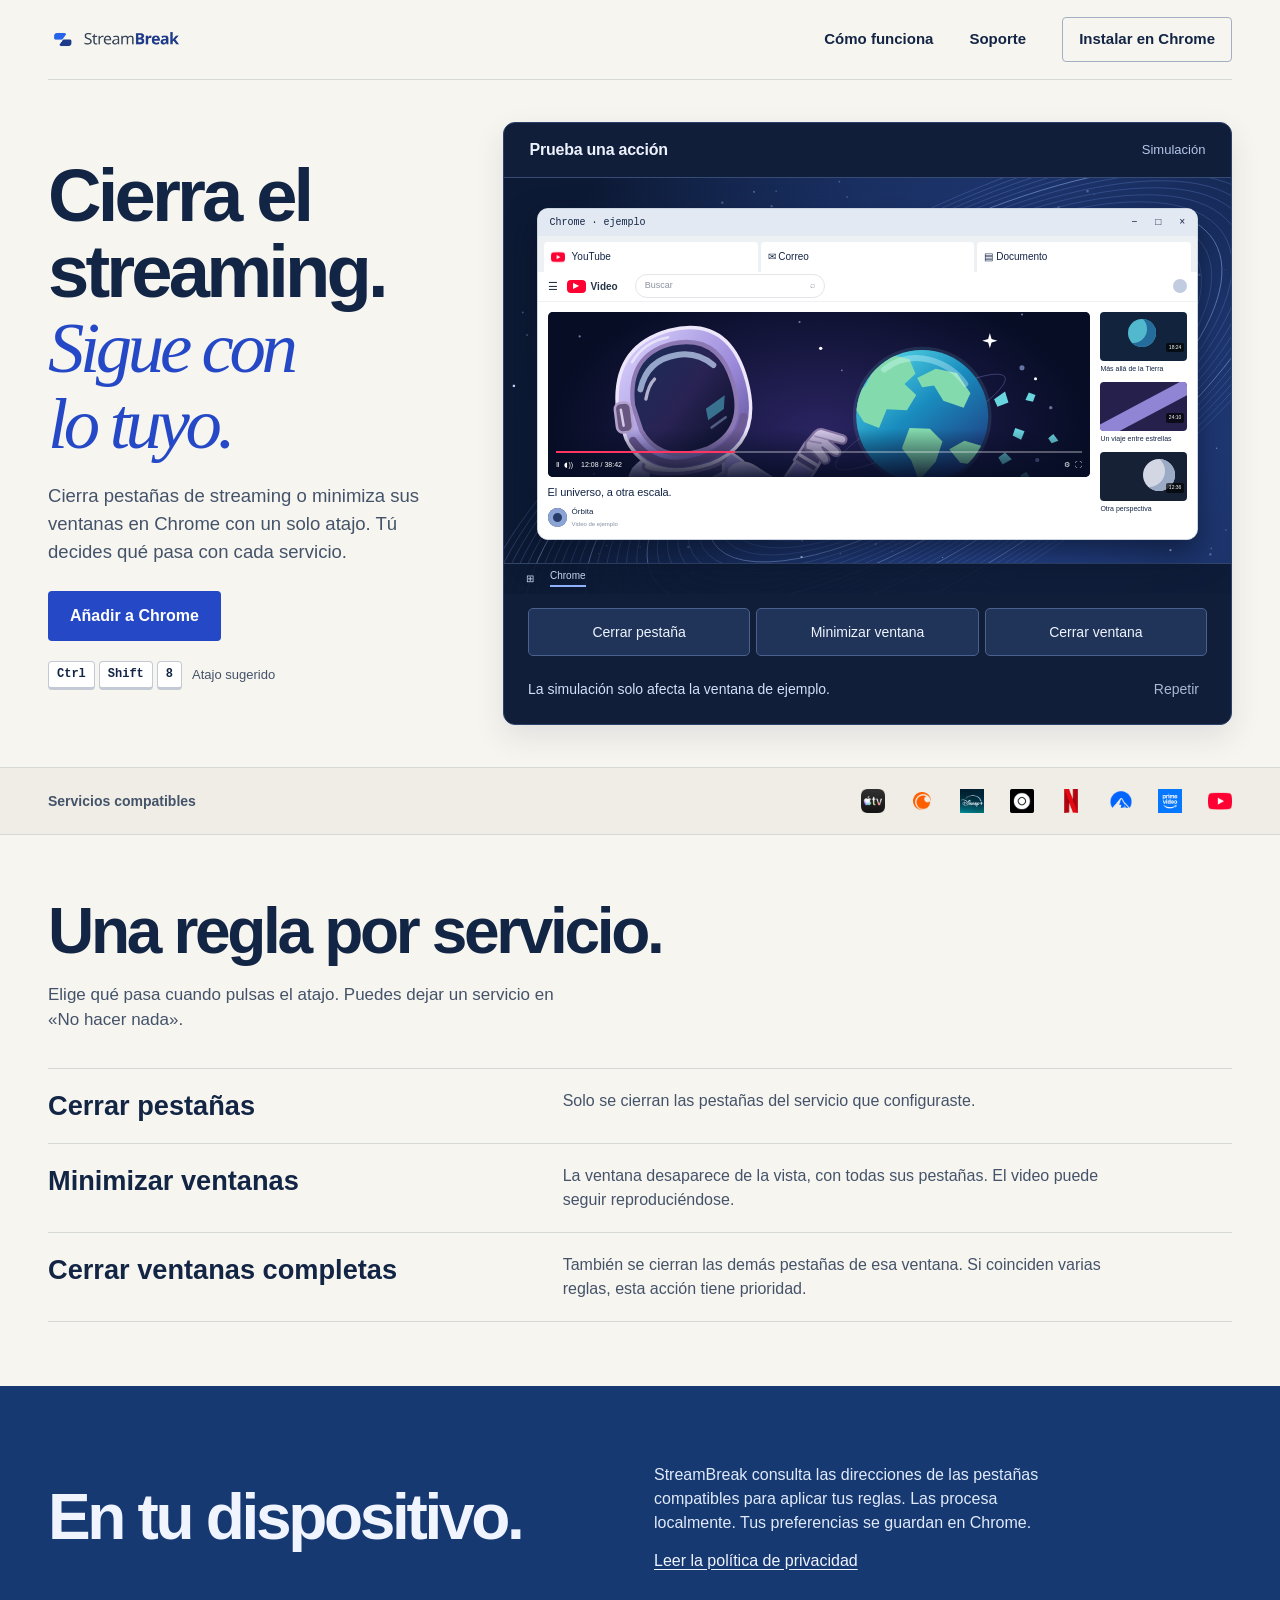
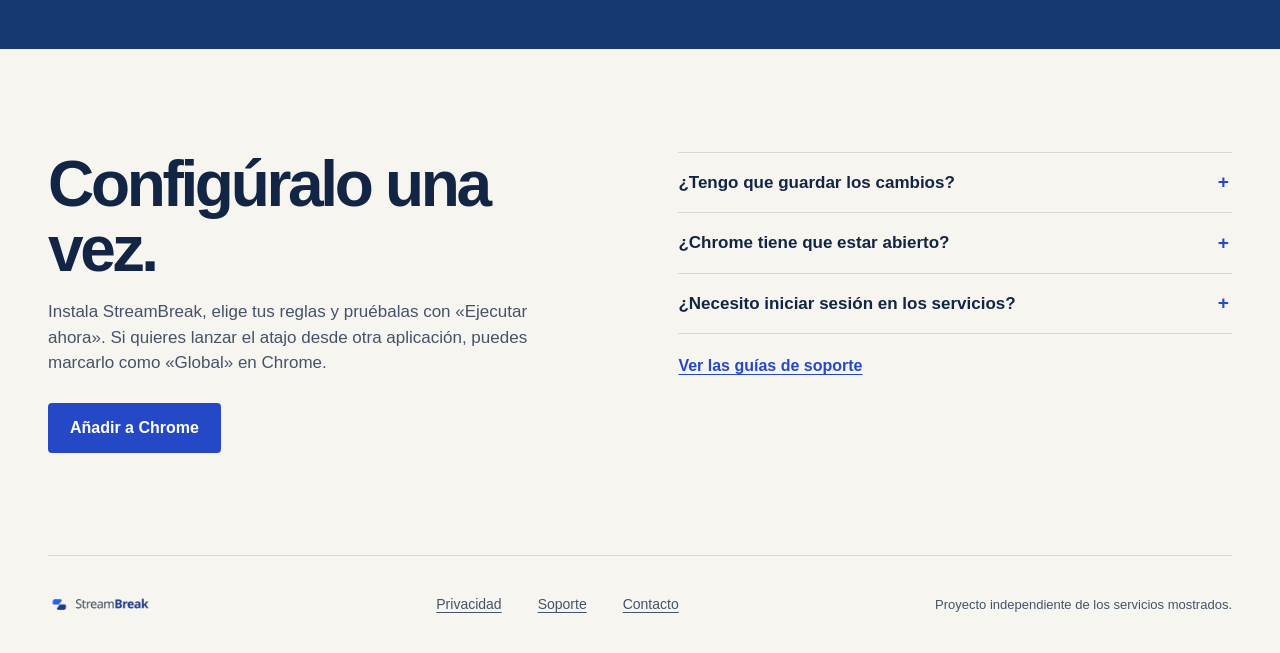
<file: index.html>
<!doctype html>
<html lang="es">
<head>
<meta charset="utf-8"><meta name="viewport" content="width=device-width,initial-scale=1">
<meta name="description" content="Cierra pestañas o minimiza ventanas de streaming en Chrome. Elige una regla por servicio.">
<meta property="og:title" content="StreamBreak. Ahora, a lo tuyo.">
<meta property="og:description" content="Cierra tu streaming con un solo atajo. Tú decides qué pasa con cada servicio.">
<meta property="og:type" content="website">
<meta property="og:image" content="https://josueluna.github.io/streambreak-website/assets/social.png">
<link rel="canonical" href="https://josueluna.github.io/streambreak-website/">
<link rel="icon" href="assets/favicon.svg" type="image/svg+xml">
<link rel="stylesheet" href="styles.css">
<link rel="stylesheet" href="rediseno.css"><title>StreamBreak · Cierra el streaming con un atajo</title><script src="app.js" defer></script>
<script src="orbitas.js" defer></script>
</head>
<body class="site home">
<a class="skip-link" href="#contenido">Saltar al contenido</a>
<header class="site-header frame"><a class="signature" href="index.html" aria-label="StreamBreak, inicio"><img src="assets/logo.png" alt="StreamBreak" width="1200" height="206"></a>
<nav aria-label="Navegación principal"><a href="index.html#como-funciona">Cómo funciona</a><a href="soporte.html">Soporte</a><a class="nav-install" href="https://chromewebstore.google.com/detail/streambreak/hneagebokajjgkgkiedidfomepabjmfc?hl=es">Instalar en Chrome</a></nav>
</header>
<main id="contenido">

<section class="landing-hero frame" aria-labelledby="landing-title">
  <div class="hero-copy">
    <h1 id="landing-title">Cierra el<br class="desktop-break"> streaming.<br><em>Sigue con<br class="desktop-break"> lo tuyo.</em></h1>
    <p>Cierra pestañas de streaming o minimiza sus ventanas en Chrome con un solo atajo. Tú decides qué pasa con cada servicio.</p>
    <a class="install" href="https://chromewebstore.google.com/detail/streambreak/hneagebokajjgkgkiedidfomepabjmfc?hl=es">Añadir a Chrome</a>
    <div class="shortcut-line" aria-label="Atajo sugerido: Control, Shift y 8"><span aria-hidden="true"><kbd>Ctrl</kbd><kbd>Shift</kbd><kbd>8</kbd></span> Atajo sugerido</div>
  </div>
  <section class="live-demo" aria-labelledby="demo-heading">
    <div class="demo-header"><h2 id="demo-heading">Prueba una acción</h2><span>Simulación</span></div>
    <div class="stage" id="stage" aria-hidden="true"><canvas class="orbital-field"></canvas><div class="browser-window"><div class="browser-top"><span>Chrome · ejemplo</span><span aria-hidden="true">− &nbsp; □ &nbsp; ×</span></div><div class="browser-tabs"><span class="stream-tab"><img src="assets/services/youtube.png" alt="">YouTube</span><span>✉ Correo</span><span>▤ Documento</span></div><div class="browser-content"><div class="watch-ui"><div class="watch-toolbar" aria-hidden="true"><span class="watch-menu">☰</span><span class="watch-mark">▶</span><b>Video</b><span class="watch-search">Buscar <i>⌕</i></span><span class="watch-avatar"></span></div><div class="watch-layout"><div class="watch-main"><div class="video-player" role="img" aria-label="Ilustración estática de un video sobre el espacio"><img class="space-scene" src="assets/space-scene.svg" alt="Un astronauta y un planeta azul en el espacio"><div class="player-controls" aria-hidden="true"><span class="playback-progress"></span><div><span>Ⅱ &nbsp; ◖))</span><span>12:08 / 38:42</span><span class="player-settings">⚙ &nbsp; ⛶</span></div></div></div><strong class="video-title">El universo, a otra escala.</strong><div class="video-channel"><span class="channel-avatar"></span><span>Órbita <small>Video de ejemplo</small></span></div></div><div class="recommendations" aria-hidden="true"><div><span class="mini-thumb planet-thumb"></span><b>Más allá de la Tierra</b><small>18:24</small></div><div><span class="mini-thumb wave-thumb"></span><b>Un viaje entre estrellas</b><small>24:10</small></div><div><span class="mini-thumb moon-thumb"></span><b>Otra perspectiva</b><small>12:36</small></div></div></div></div><div class="mail-ui"><div class="mail-top"><span class="mail-icon">✉</span><b>Tu correo</b><span>Buscar en el correo</span></div><div class="mail-message"><span></span><div><b>Tu día sigue aquí.</b><p>El correo y el documento permanecen abiertos.</p></div></div><div class="mail-line"></div><div class="mail-line short"></div><div class="mail-line"></div></div></div></div><div class="stage-closed">Se cerró la ventana completa.</div><div class="stage-bar"><span aria-hidden="true">⊞</span><span class="chrome-dot">Chrome</span></div></div>
    <div class="demo-controls">
      <div class="demo-actions" role="group" aria-label="Acciones de ejemplo">
        <button type="button" data-action="closeTabs" aria-pressed="false">Cerrar pestaña</button>
        <button type="button" data-action="minimize" aria-pressed="false">Minimizar ventana</button>
        <button type="button" data-action="closeWindows" aria-pressed="false">Cerrar ventana</button>
      </div>
      <p id="demo-result" role="status" aria-live="polite">La simulación solo afecta la ventana de ejemplo.</p>
      <button id="replay-action" type="button" disabled>Repetir</button>
    </div>
  </section>
</section>
<div class="services-strip"><div class="frame"><p>Servicios compatibles</p><div class="service-icons" aria-label="Servicios compatibles"><img src="assets/services/apple.png" alt="Apple TV+" title="Apple TV+"><img src="assets/services/crunchyroll.png" alt="Crunchyroll" title="Crunchyroll"><img src="assets/services/disney.png" alt="Disney+" title="Disney+"><img src="assets/services/max.png" alt="Max / HBO Max" title="Max / HBO Max"><img src="assets/services/netflix.png" alt="Netflix" title="Netflix"><img src="assets/services/paramount.png" alt="Paramount+" title="Paramount+"><img src="assets/services/prime.png" alt="Prime Video" title="Prime Video"><img src="assets/services/youtube.png" alt="YouTube" title="YouTube"></div></div></div>
<section id="como-funciona" class="how frame" aria-labelledby="how-heading">
  <h2 id="how-heading">Una regla por servicio.</h2>
  <p class="section-lead">Elige qué pasa cuando pulsas el atajo. Puedes dejar un servicio en «No hacer nada».</p>
  <dl class="action-list">
    <div><dt>Cerrar pestañas</dt><dd>Solo se cierran las pestañas del servicio que configuraste.</dd></div>
    <div><dt>Minimizar ventanas</dt><dd>La ventana desaparece de la vista, con todas sus pestañas. El video puede seguir reproduciéndose.</dd></div>
    <div><dt>Cerrar ventanas completas</dt><dd>También se cierran las demás pestañas de esa ventana. Si coinciden varias reglas, esta acción tiene prioridad.</dd></div>
  </dl>
</section>
<section class="privacy-strip" aria-labelledby="local-heading"><div class="frame">
  <h2 id="local-heading">En tu dispositivo.</h2>
  <div><p>StreamBreak consulta las direcciones de las pestañas compatibles para aplicar tus reglas. Las procesa localmente. Tus preferencias se guardan en Chrome.</p><a href="privacidad.html">Leer la política de privacidad</a></div>
</div></section>
<section class="getting-started frame" aria-labelledby="start-heading">
  <div><h2 id="start-heading">Configúralo una vez.</h2><p>Instala StreamBreak, elige tus reglas y pruébalas con «Ejecutar ahora». Si quieres lanzar el atajo desde otra aplicación, puedes marcarlo como «Global» en Chrome.</p><a class="install" href="https://chromewebstore.google.com/detail/streambreak/hneagebokajjgkgkiedidfomepabjmfc?hl=es">Añadir a Chrome</a></div>
  <div class="faq-list">
    <details><summary>¿Tengo que guardar los cambios?</summary><p>Las reglas se guardan al cambiarlas. Puedes aplicar una acción a todos los servicios y ajustar las excepciones después.</p></details>
    <details><summary>¿Chrome tiene que estar abierto?</summary><p>Sí, también al usar el atajo global. La combinación debe estar disponible y las acciones deben estar activadas en StreamBreak.</p></details>
    <details><summary>¿Necesito iniciar sesión en los servicios?</summary><p>Puedes configurar StreamBreak sin iniciar sesión. Cada servicio tiene sus propios requisitos para reproducir contenido.</p></details>
    <a href="soporte.html">Ver las guías de soporte</a>
  </div>
</section>
</main>
<footer class="public-footer frame"><a class="signature" href="index.html" aria-label="StreamBreak, inicio"><img src="assets/logo.png" alt="StreamBreak" width="1200" height="206"></a><nav aria-label="Información"><a href="privacidad.html">Privacidad</a><a href="soporte.html">Soporte</a><a href="mailto:josue.luna.gamboa@gmail.com">Contacto</a></nav><small>Proyecto independiente de los servicios mostrados.</small></footer>
</body>
</html>
</file>
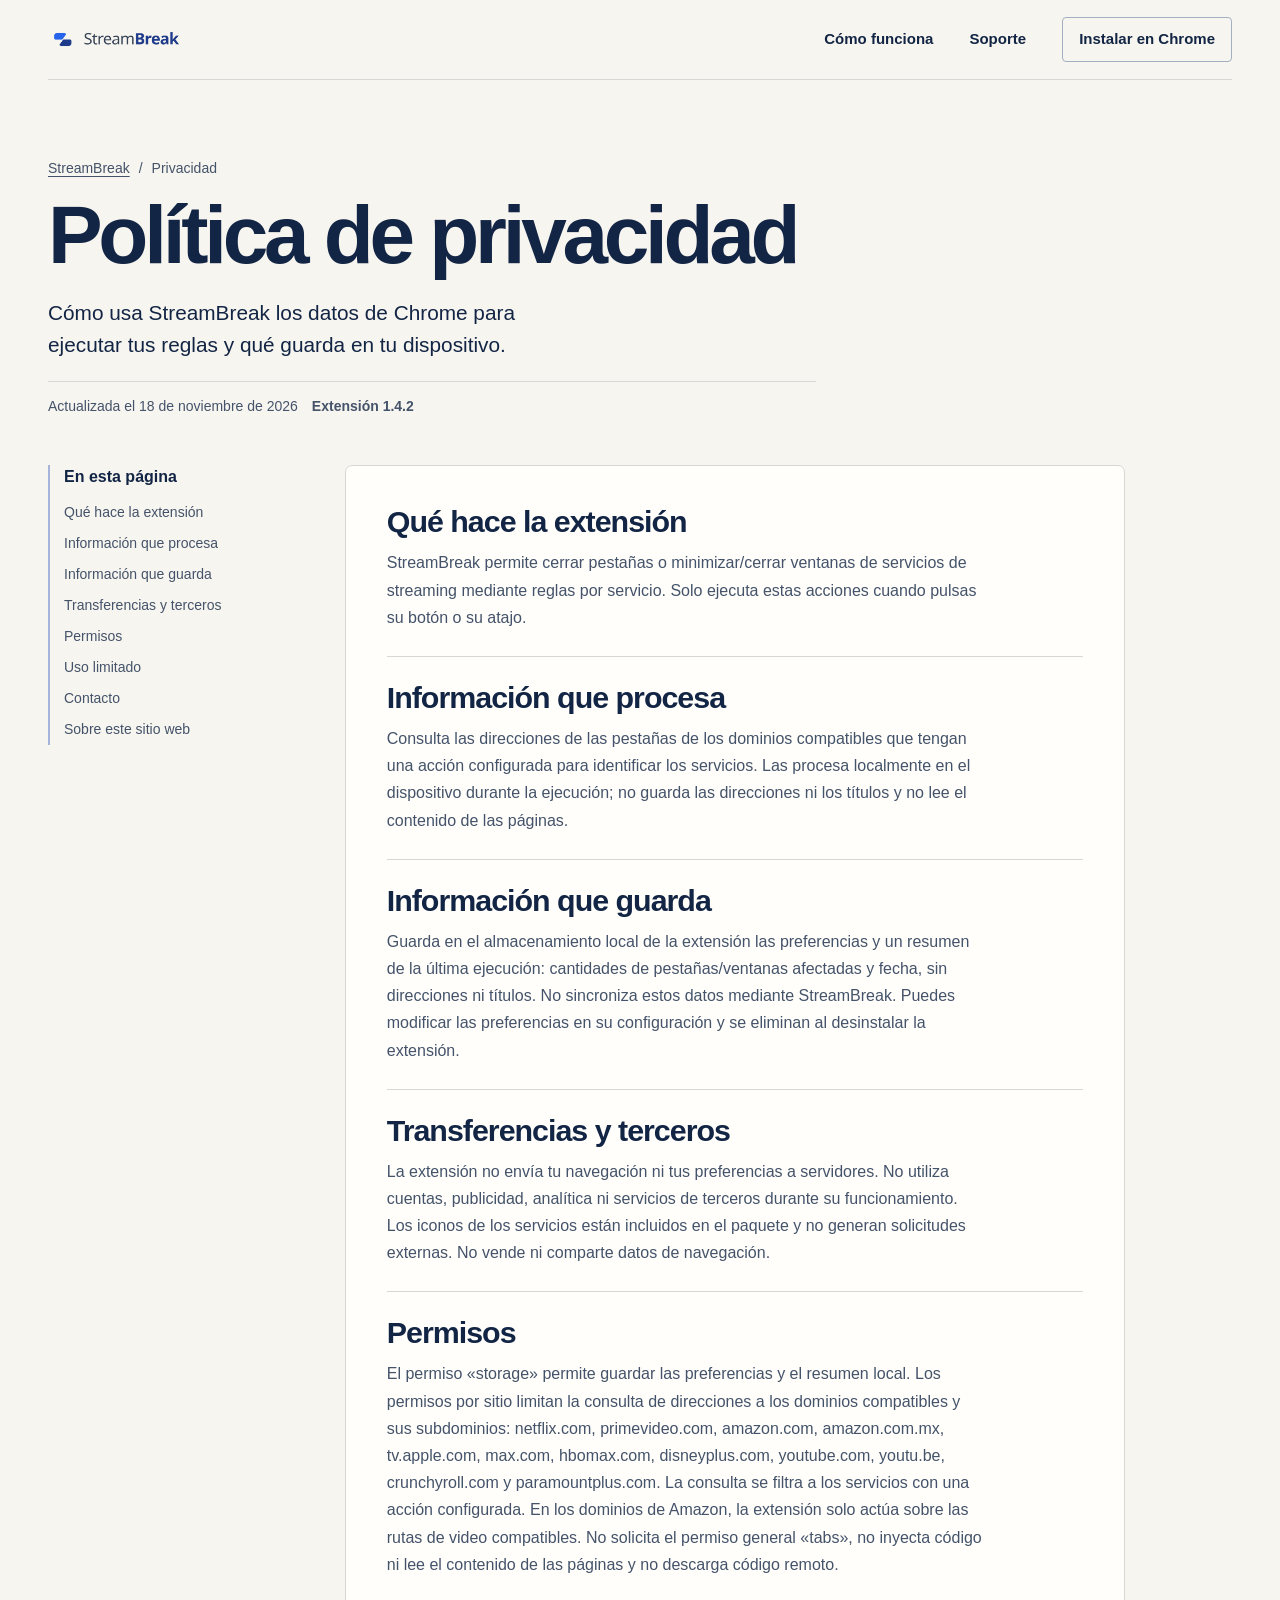
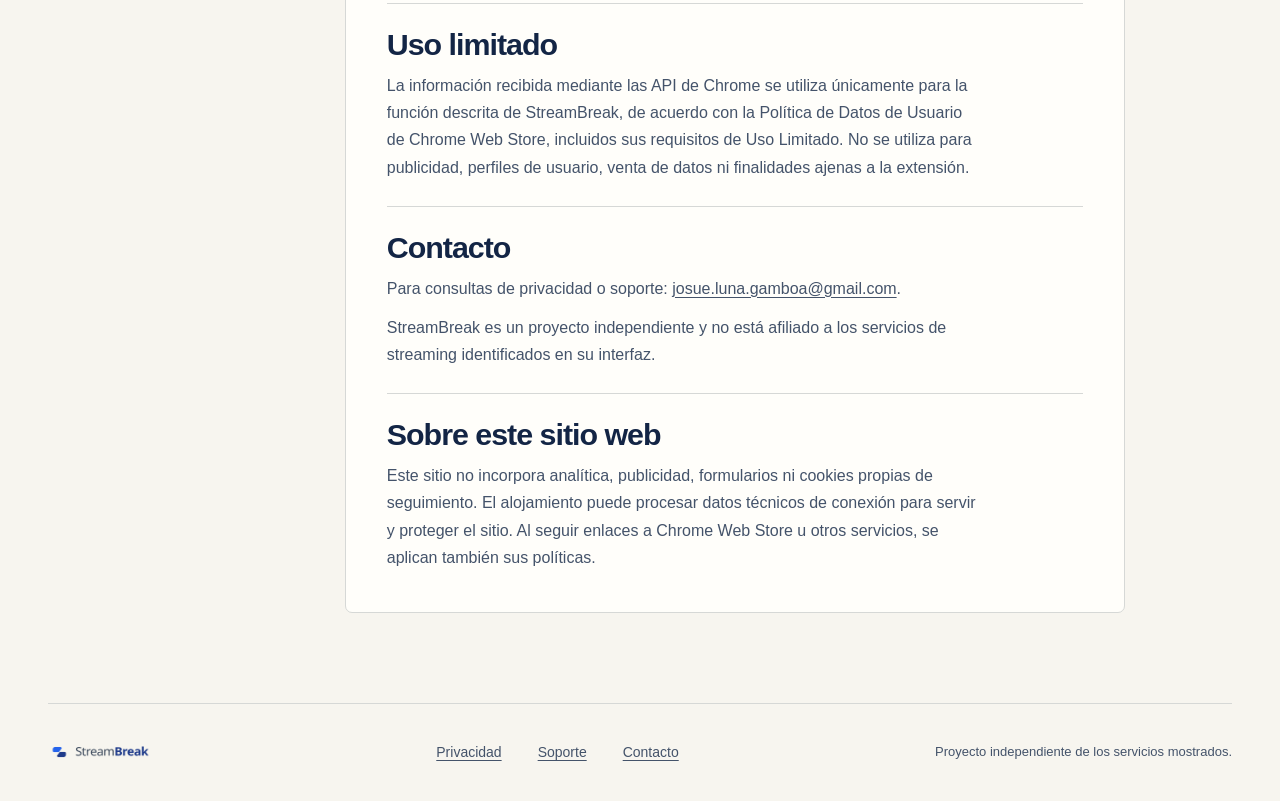
<file: privacidad.html>
<!doctype html>
<html lang="es">
<head>
<meta charset="utf-8"><meta name="viewport" content="width=device-width,initial-scale=1">
<meta name="description" content="Qué información procesa StreamBreak y qué guarda en tu dispositivo.">
<link rel="canonical" href="https://josueluna.github.io/streambreak-website/privacidad.html">
<link rel="icon" href="assets/favicon.svg" type="image/svg+xml">

<link rel="stylesheet" href="rediseno.css"><title>Política de privacidad de StreamBreak</title>
</head>
<body class="site policy">
<a class="skip-link" href="#contenido">Saltar al contenido</a>
<header class="site-header frame"><a class="signature" href="index.html" aria-label="StreamBreak, inicio"><img src="assets/logo.png" alt="StreamBreak" width="1200" height="206"></a>
<nav aria-label="Navegación principal"><a href="index.html#como-funciona">Cómo funciona</a><a href="soporte.html">Soporte</a><a class="nav-install" href="https://chromewebstore.google.com/detail/streambreak/hneagebokajjgkgkiedidfomepabjmfc?hl=es">Instalar en Chrome</a></nav>
</header>
<main id="contenido">

<section class="document-intro frame">
  <p class="section-label"><a href="index.html">StreamBreak</a><span aria-hidden="true">/</span> Privacidad</p>
  <h1>Política de privacidad</h1>
  <p>Cómo usa StreamBreak los datos de Chrome para ejecutar tus reglas y qué guarda en tu dispositivo.</p>
  <div class="document-date">Actualizada el 18 de noviembre de 2026 <span>Extensión 1.4.2</span></div>
</section>
<div class="document-grid frame">
  <nav class="document-nav" aria-label="Contenido de la política">
    <p>En esta página</p>
    <a href="#funcion">Qué hace la extensión</a>
    <a href="#procesamiento">Información que procesa</a>
    <a href="#almacenamiento">Información que guarda</a>
    <a href="#terceros">Transferencias y terceros</a>
    <a href="#permisos">Permisos</a>
    <a href="#uso-limitado">Uso limitado</a>
    <a href="#contacto">Contacto</a>
    <a href="#sitio-web">Sobre este sitio web</a>
  </nav>
  <article class="document-body">
    <section id="funcion"><h2>Qué hace la extensión</h2><p>StreamBreak permite cerrar pestañas o minimizar/cerrar ventanas de servicios de streaming mediante reglas por servicio. Solo ejecuta estas acciones cuando pulsas su botón o su atajo.</p></section>
    <section id="procesamiento"><h2>Información que procesa</h2><p>Consulta las direcciones de las pestañas de los dominios compatibles que tengan una acción configurada para identificar los servicios. Las procesa localmente en el dispositivo durante la ejecución; no guarda las direcciones ni los títulos y no lee el contenido de las páginas.</p></section>
    <section id="almacenamiento"><h2>Información que guarda</h2><p>Guarda en el almacenamiento local de la extensión las preferencias y un resumen de la última ejecución: cantidades de pestañas/ventanas afectadas y fecha, sin direcciones ni títulos. No sincroniza estos datos mediante StreamBreak. Puedes modificar las preferencias en su configuración y se eliminan al desinstalar la extensión.</p></section>
    <section id="terceros"><h2>Transferencias y terceros</h2><p>La extensión no envía tu navegación ni tus preferencias a servidores. No utiliza cuentas, publicidad, analítica ni servicios de terceros durante su funcionamiento. Los iconos de los servicios están incluidos en el paquete y no generan solicitudes externas. No vende ni comparte datos de navegación.</p></section>
    <section id="permisos"><h2>Permisos</h2><p>El permiso «storage» permite guardar las preferencias y el resumen local. Los permisos por sitio limitan la consulta de direcciones a los dominios compatibles y sus subdominios: netflix.com, primevideo.com, amazon.com, amazon.com.mx, tv.apple.com, max.com, hbomax.com, disneyplus.com, youtube.com, youtu.be, crunchyroll.com y paramountplus.com. La consulta se filtra a los servicios con una acción configurada. En los dominios de Amazon, la extensión solo actúa sobre las rutas de video compatibles. No solicita el permiso general «tabs», no inyecta código ni lee el contenido de las páginas y no descarga código remoto.</p></section>
    <section id="uso-limitado"><h2>Uso limitado</h2><p>La información recibida mediante las API de Chrome se utiliza únicamente para la función descrita de StreamBreak, de acuerdo con la Política de Datos de Usuario de Chrome Web Store, incluidos sus requisitos de Uso Limitado. No se utiliza para publicidad, perfiles de usuario, venta de datos ni finalidades ajenas a la extensión.</p></section>
    <section id="contacto"><h2>Contacto</h2><p>Para consultas de privacidad o soporte: <a href="mailto:josue.luna.gamboa@gmail.com">josue.luna.gamboa@gmail.com</a>.</p><p>StreamBreak es un proyecto independiente y no está afiliado a los servicios de streaming identificados en su interfaz.</p></section>
    <section id="sitio-web"><h2>Sobre este sitio web</h2><p>Este sitio no incorpora analítica, publicidad, formularios ni cookies propias de seguimiento. El alojamiento puede procesar datos técnicos de conexión para servir y proteger el sitio. Al seguir enlaces a Chrome Web Store u otros servicios, se aplican también sus políticas.</p></section>
  </article>
</div>
</main>
<footer class="public-footer frame"><a class="signature" href="index.html" aria-label="StreamBreak, inicio"><img src="assets/logo.png" alt="StreamBreak" width="1200" height="206"></a><nav aria-label="Información"><a href="privacidad.html">Privacidad</a><a href="soporte.html">Soporte</a><a href="mailto:josue.luna.gamboa@gmail.com">Contacto</a></nav><small>Proyecto independiente de los servicios mostrados.</small></footer>
</body>
</html>
</file>
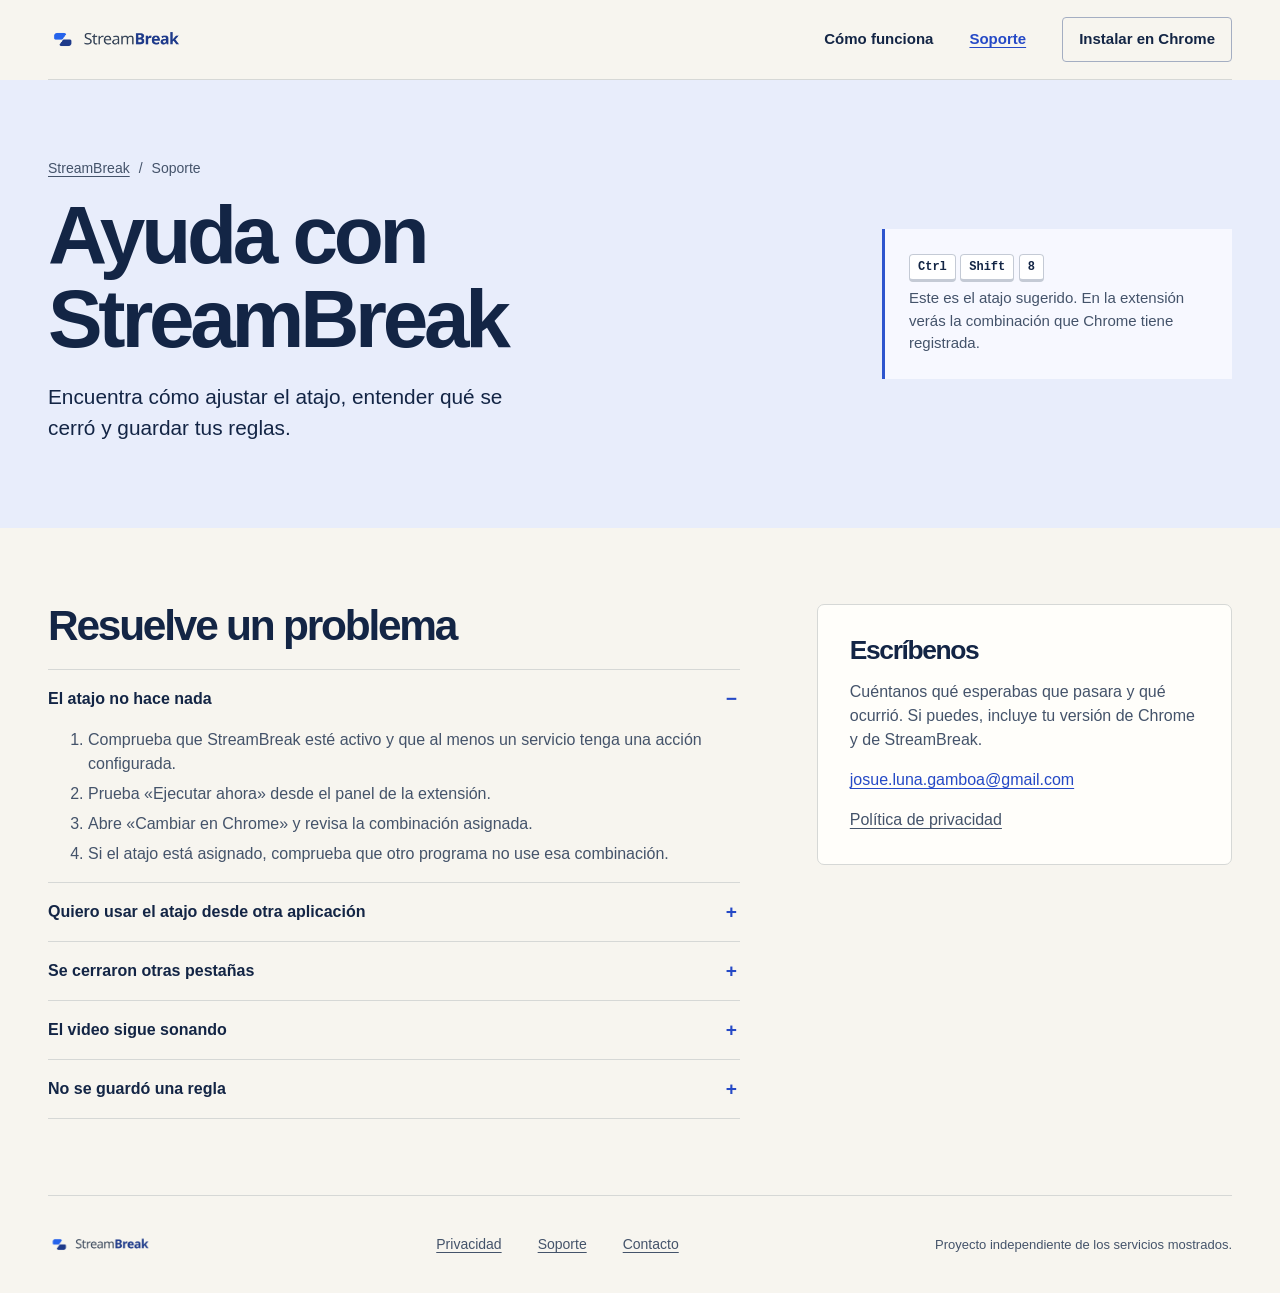
<file: soporte.html>
<!doctype html>
<html lang="es">
<head>
<meta charset="utf-8"><meta name="viewport" content="width=device-width,initial-scale=1">
<meta name="description" content="Ayuda con atajos, ventanas, reproducción y reglas de StreamBreak.">
<link rel="canonical" href="https://josueluna.github.io/streambreak-website/soporte.html">
<link rel="icon" href="assets/favicon.svg" type="image/svg+xml">

<link rel="stylesheet" href="rediseno.css"><title>Soporte de StreamBreak</title>
</head>
<body class="site support">
<a class="skip-link" href="#contenido">Saltar al contenido</a>
<header class="site-header frame"><a class="signature" href="index.html" aria-label="StreamBreak, inicio"><img src="assets/logo.png" alt="StreamBreak" width="1200" height="206"></a>
<nav aria-label="Navegación principal"><a href="index.html#como-funciona">Cómo funciona</a><a href="soporte.html" aria-current="page">Soporte</a><a class="nav-install" href="https://chromewebstore.google.com/detail/streambreak/hneagebokajjgkgkiedidfomepabjmfc?hl=es">Instalar en Chrome</a></nav>
</header>
<main id="contenido">

<section class="support-intro"><div class="frame">
  <div><p class="section-label"><a href="index.html">StreamBreak</a><span aria-hidden="true">/</span> Soporte</p><h1>Ayuda con<br> StreamBreak</h1><p>Encuentra cómo ajustar el atajo, entender qué se cerró y guardar tus reglas.</p></div>
  <div class="support-note"><kbd>Ctrl</kbd> <kbd>Shift</kbd> <kbd>8</kbd><p>Este es el atajo sugerido. En la extensión verás la combinación que Chrome tiene registrada.</p></div>
</div></section>
<div class="support-grid frame">
  <section class="support-guides" aria-labelledby="guides-title"><h2 id="guides-title">Resuelve un problema</h2>
  <details id="atajo" open><summary>El atajo no hace nada</summary><div><ol><li>Comprueba que StreamBreak esté activo y que al menos un servicio tenga una acción configurada.</li><li>Prueba «Ejecutar ahora» desde el panel de la extensión.</li><li>Abre «Cambiar en Chrome» y revisa la combinación asignada.</li><li>Si el atajo está asignado, comprueba que otro programa no use esa combinación.</li></ol></div></details>
  <details id="global"><summary>Quiero usar el atajo desde otra aplicación</summary><div><p>En la configuración de StreamBreak pulsa «Cambiar en Chrome». Busca la extensión, asigna una combinación y elige «Global» junto al atajo. Deja Chrome abierto mientras usas otras aplicaciones.</p></div></details>
  <details id="ventanas"><summary>Se cerraron otras pestañas</summary><div><p>«Cerrar ventanas completas» afecta a todas las pestañas de esa ventana. Si solo quieres cerrar las del servicio, elige «Cerrar pestañas». Una regla «No hacer nada» tampoco impide que otra regla cierre la ventana compartida.</p></div></details>
  <details id="sonido"><summary>El video sigue sonando</summary><div><p>Minimizar oculta la ventana. La reproducción continúa. Si quieres cerrar las pestañas del servicio al pulsar el atajo, cambia su regla a «Cerrar pestañas».</p></div></details>
  <details id="guardado"><summary>No se guardó una regla</summary><div><p>Pulsa «Reintentar» junto al control que muestra el error. Si persiste, vuelve a abrir la configuración y revisa qué valor quedó guardado antes de ejecutar las acciones.</p></div></details>
  </section>
  <aside class="support-contact"><h2>Escríbenos</h2><p>Cuéntanos qué esperabas que pasara y qué ocurrió. Si puedes, incluye tu versión de Chrome y de StreamBreak.</p><a href="mailto:josue.luna.gamboa@gmail.com">josue.luna.gamboa@gmail.com</a><a class="support-privacy" href="privacidad.html">Política de privacidad</a></aside>
</div>
</main>
<footer class="public-footer frame"><a class="signature" href="index.html" aria-label="StreamBreak, inicio"><img src="assets/logo.png" alt="StreamBreak" width="1200" height="206"></a><nav aria-label="Información"><a href="privacidad.html">Privacidad</a><a href="soporte.html">Soporte</a><a href="mailto:josue.luna.gamboa@gmail.com">Contacto</a></nav><small>Proyecto independiente de los servicios mostrados.</small></footer>
</body>
</html>
</file>
<file: styles.css>
:root{--paper:#f6f5f1;--ink:#162b48;--muted:#536174;--blue:#2563eb;--line:#d7d9d9;--white:#fff;--max:1240px;font-family:Inter,"Segoe UI",system-ui,sans-serif;color:var(--ink);background:var(--paper);font-synthesis:none}*{box-sizing:border-box}html{scroll-behavior:smooth;scroll-padding-top:24px}body{margin:0}a{color:inherit}button{font:inherit;cursor:pointer}a:focus-visible,button:focus-visible,summary:focus-visible{outline:3px solid #2563eb;outline-offset:5px}.wrap{max-width:var(--max);margin:auto;padding-inline:38px}.skip{position:fixed;left:15px;top:-70px;z-index:20;padding:14px;background:white}.skip:focus{top:15px}.nav{min-height:106px;display:flex;align-items:center;justify-content:space-between;gap:24px;border-bottom:1px solid var(--line)}.brand{display:block}.brand img{display:block;width:260px;height:auto}.nav-links{display:flex;gap:30px;align-items:center;font-size:14px}.nav-links a{text-decoration:none}.nav-links a:hover{text-decoration:underline}.nav-links .nav-cta{border:1px solid var(--ink);padding:12px 19px;border-radius:3px}.eyebrow{font-family:ui-monospace,monospace;letter-spacing:1.1px;text-transform:uppercase;font-size:11px;font-weight:500}.hero{padding:70px 0 58px;display:grid;grid-template-columns:1fr 1fr;gap:56px;align-items:center}.hero h1{font-size:clamp(60px,7.9vw,108px);letter-spacing:-6px;line-height:.99;font-weight:650;margin:26px 0 28px}.hero h1 em{font-family:Georgia,serif;font-weight:400;color:var(--blue)}.lead{font-size:19px;line-height:1.65;max-width:435px;color:var(--muted)}.cta{display:inline-flex;align-items:center;justify-content:center;gap:30px;background:var(--blue);color:white;text-decoration:none;padding:18px 22px;font-size:14px;font-weight:600;border-radius:3px;min-height:54px}.hero .cta{margin-top:18px}.cta:hover{background:#1e40af}.small{font-size:12px;line-height:1.65;color:var(--muted)}.keyline{margin-top:20px;display:flex;align-items:center;gap:12px;font-size:12px;color:var(--muted)}kbd{font:12px ui-monospace,monospace;padding:6px 9px;background:white;border:1px solid #d0d5db;border-bottom-width:3px;border-radius:4px;color:var(--ink)}.demo{position:relative;min-width:0}.demo-caption{display:flex;justify-content:space-between;border-bottom:1px solid var(--line);padding-bottom:16px;margin-bottom:20px;color:var(--muted)}.stage{height:326px;position:relative;overflow:hidden;border:1px solid #d1d8df;background:#e8edf0;padding:25px 20px 42px;border-radius:5px}.browser-window{position:relative;background:#fff;border:1px solid #cbd5e1;height:250px;border-radius:8px;overflow:hidden;transform-origin:center bottom;transition:transform .6s,opacity .6s;z-index:2;box-shadow:0 8px 18px #162b4810}.browser-top{height:27px;padding:8px 12px;font:10px ui-monospace,monospace;background:#e4e8ed;display:flex;justify-content:space-between}.browser-tabs{display:flex;gap:3px;padding:6px 6px 0;background:#edf1f4;height:36px}.browser-tabs span{background:white;border-radius:4px 4px 0 0;flex:1;display:flex;align-items:center;gap:7px;padding:7px;font-size:10px;white-space:nowrap;overflow:hidden}.browser-tabs img{width:14px;height:14px;object-fit:contain}.browser-content{padding:30px 20px;display:flex;align-items:center;gap:20px}.poster{width:92px;height:105px;background:#162b48;position:relative;flex-shrink:0;overflow:hidden}.poster:before,.poster:after{content:'';position:absolute;width:100px;height:36px;background:#60a5fa;transform:rotate(-36deg);left:-25px;top:20px}.poster:after{background:#2563eb;left:28px;top:64px}.browser-content strong{font-size:20px;line-height:1.3;font-weight:500}.browser-content p{font-size:11px;color:var(--muted)}.stage-bar{position:absolute;bottom:0;left:0;width:100%;height:27px;background:#dbe1e7;font-size:10px;padding:7px 20px;display:flex;gap:16px}.chrome-dot{border-bottom:2px solid #2563eb;padding-bottom:2px}.stage-closed{position:absolute;inset:130px 0 auto;text-align:center;color:var(--muted);opacity:0;transition:opacity .3s}.stage[data-done=closeTabs] .stream-tab{display:none}.stage[data-done=closeTabs] .poster{background:#e8edf0}.stage[data-done=closeTabs] .poster:before,.stage[data-done=closeTabs] .poster:after{display:none}.stage[data-done=minimize] .browser-window{transform:translateY(170px) scale(.15);opacity:0}.stage[data-done=closeWindows] .browser-window{opacity:0;transform:scale(.94);pointer-events:none}.stage[data-done=closeWindows] .chrome-dot{visibility:hidden}.stage[data-done=closeWindows] .stage-closed{opacity:1}.demo-actions{display:flex;gap:5px;margin-top:17px;flex-wrap:wrap}.demo-actions button{border:1px solid #cbd5e1;background:transparent;color:var(--ink);padding:10px;font-size:11px;min-height:40px;border-radius:3px}.demo-actions button[aria-pressed=true]{background:var(--ink);color:white;border-color:var(--ink)}.demo-run{display:flex;align-items:center;justify-content:space-between;margin-top:13px;gap:14px}.demo-run button{border:0;background:none;text-decoration:underline;text-underline-offset:4px;color:var(--blue);font-size:12px;min-height:44px;padding:8px 0}.demo-run span{font-size:11px;color:var(--muted)}#demo-result{min-height:51px;font-size:12px;line-height:1.6;color:var(--muted);margin:7px 0 0}.service-line{padding:24px 0 30px;display:flex;align-items:center;justify-content:space-between;gap:24px;border-bottom:1px solid var(--line)}.service-icons{display:flex;gap:17px;align-items:center;flex-wrap:wrap}.service-icons img{width:24px;height:24px;object-fit:contain}.service-line p{font-size:12px;color:var(--muted)}.section{padding-block:94px}.section-title{display:grid;grid-template-columns:1fr 1fr;gap:56px;align-items:start;margin-bottom:45px}h2{font-size:clamp(36px,4.6vw,60px);line-height:1.06;letter-spacing:-2.5px;font-weight:550;margin:18px 0}h2 em{font-family:Georgia,serif;color:var(--blue);font-weight:400}.section-title p{font-size:17px;line-height:1.75;color:var(--muted);margin-top:44px}.rule-list{border-top:1px solid var(--line)}.rule{display:grid;grid-template-columns:70px 1fr 1fr;gap:24px;border-bottom:1px solid var(--line);padding:25px 0;align-items:baseline}.rule .number{font:12px ui-monospace,monospace;color:var(--blue)}.rule h3{font-size:23px;font-weight:500;margin:0}.rule p{font-size:14px;line-height:1.7;color:var(--muted);margin:0}.honesty{display:grid;grid-template-columns:48px 1fr;gap:15px;background:#e9edf2;padding:22px 26px;margin-top:26px}.honesty b{font-size:25px;color:var(--blue)}.honesty p{font-size:13px;line-height:1.75;margin:0;color:var(--muted)}.dark-band{background:#162b48;color:#f6f5f1;position:relative;overflow:hidden}.dark-band:after{content:'';width:260px;height:900px;position:absolute;background:#1e3a8a;right:5%;top:-280px;transform:rotate(37deg);pointer-events:none}.dark-inner{position:relative;z-index:1;display:grid;grid-template-columns:1.2fr 1fr;gap:95px;padding-block:80px}.dark-band h2{font-size:57px;max-width:480px}.dark-band p{color:#d4deea;font-size:15px;line-height:1.8}.dark-band .eyebrow{color:#94baff}.dark-band a{text-underline-offset:5px}.privacy-points{list-style:none;margin:28px 0 0;padding:0}.privacy-points li{border-top:1px solid #ffffff30;padding:17px 0;font-size:15px}.faq{max-width:880px}.faq h2{margin-bottom:35px}.faq details{border-top:1px solid var(--line);padding:22px 0}.faq details:last-child{border-bottom:1px solid var(--line)}summary{font-size:17px;cursor:pointer;list-style:none;display:flex;justify-content:space-between;gap:25px}summary:after{content:'+';color:var(--blue);font-size:23px}details[open] summary:after{content:'−'}details p{font-size:15px;line-height:1.8;color:var(--muted);max-width:740px}.final{display:flex;align-items:center;justify-content:space-between;gap:40px;border-top:1px solid var(--line);padding-block:55px}.final h2{font-size:44px;margin:0}.footer{border-top:1px solid var(--line);padding-block:28px;display:flex;justify-content:space-between;align-items:center;gap:25px;flex-wrap:wrap;font-size:12px;color:var(--muted)}.footer nav{display:flex;gap:22px}.legal{max-width:800px;padding-block:55px 85px}.legal h1{font-size:52px;line-height:1.1;letter-spacing:-2px}.legal h2{font-size:24px;letter-spacing:-.6px;margin-top:35px}.legal p,.legal li{font-size:16px;line-height:1.85;color:var(--muted)}.legal a{overflow-wrap:anywhere}.support-link{display:inline-block;margin:20px 0;background:#e8edf4;padding:18px 23px;text-decoration:none;color:var(--ink)}
@media(max-width:900px){.hero{gap:28px}.hero h1{letter-spacing:-3px}.wrap{padding-inline:25px}.nav-links{gap:18px}.nav-links .nav-cta{display:none}.brand img{width:220px}.browser-content{padding:25px 12px;gap:12px}.browser-content strong{font-size:17px}.poster{width:70px}.dark-inner{gap:35px}.dark-band h2{font-size:44px}.demo-actions button{padding:8px;font-size:10px}}
@media(max-width:680px){.wrap{padding-inline:22px}.nav{min-height:88px;gap:15px}.brand img{width:205px}.nav-links{gap:16px;font-size:12px}.nav-links a:first-child{display:none}.hero{grid-template-columns:1fr;padding-top:40px;gap:38px}.hero h1{font-size:77px;letter-spacing:-4px;margin-top:22px}.lead{font-size:17px}.demo-caption{margin-top:4px}.service-line{align-items:flex-start;flex-direction:column;gap:10px}.service-icons{gap:18px}.service-icons img{width:22px;height:22px}.section{padding-block:62px}.section-title{grid-template-columns:1fr;gap:0;margin-bottom:28px}.section-title p{margin-top:8px;font-size:16px}.rule{grid-template-columns:35px 1fr;gap:10px;padding-block:23px}.rule p{grid-column:2}.rule h3{font-size:21px}.dark-inner{grid-template-columns:1fr;gap:25px;padding-block:60px}.dark-band h2{font-size:46px}.dark-band:after{right:-160px;opacity:.5}.final{align-items:flex-start;flex-direction:column;gap:28px}.final h2{font-size:38px}.footer{align-items:flex-start}.footer nav{gap:18px}.legal h1{font-size:40px}.honesty{grid-template-columns:24px 1fr;padding:20px 16px}}
@media(prefers-reduced-motion:reduce){html{scroll-behavior:auto}.browser-window,.stage-closed{transition:none}}
kbd{white-space:nowrap;flex-shrink:0}.keyline>span{min-width:0}


/* A compact, illustrative video site. Original artwork, no remote media. */
.stage{height:414px;padding:20px 15px 40px}.browser-window{height:351px}.browser-content{display:block;padding:0;height:calc(100% - 63px);position:relative}.watch-ui{height:100%;background:#fff}.watch-toolbar{display:flex;align-items:center;gap:5px;height:30px;padding:0 10px;border-bottom:1px solid #f0f1f3;font-size:9px;color:#273447}.watch-menu{font-size:11px;margin-right:4px}.watch-mark{display:inline-grid;place-items:center;width:19px;height:13px;border-radius:4px;background:#f03;color:white;font-size:8px}.watch-toolbar b{font-weight:700;font-size:10px}.watch-search{display:flex;align-items:center;justify-content:space-between;border:1px solid #e3e5e9;border-radius:15px;color:#8b929e;padding:4px 9px;margin-left:12px;flex:1;max-width:190px}.watch-search i{font-style:normal}.watch-avatar{margin-left:auto;width:14px;height:14px;background:#c1cce0;border-radius:50%}.watch-layout{padding:10px;display:grid;grid-template-columns:minmax(0,1fr) 87px;gap:10px}.watch-main{min-width:0}.video-player{position:relative;aspect-ratio:16/9;overflow:hidden;border-radius:5px;background:#0b122c}.space-scene{display:block;width:100%;height:100%;object-fit:cover;transform-origin:60% 50%}.player-controls{position:absolute;bottom:0;left:0;right:0;background:linear-gradient(transparent,#070d25dd);padding:22px 8px 7px;color:#fff;font-size:7px}.player-controls>div{display:flex;gap:8px;align-items:center}.player-settings{margin-left:auto}.playback-progress{display:block;height:2px;margin-bottom:7px;background:#ffffff50;position:relative}.playback-progress:before{content:'';display:block;width:34%;height:2px;background:#ff3562}.video-title{display:block;font-size:11px!important;line-height:1.3!important;margin-top:8px;letter-spacing:-.1px}.video-channel{display:flex;align-items:center;gap:5px;font-size:8px;margin-top:7px}.channel-avatar{width:19px;height:19px;flex-shrink:0;border-radius:50%;background:#283c69;box-shadow:inset 0 0 0 5px #8ba3d5}.video-channel small{display:block;color:#8490a3;font-size:6px;margin-top:2px}.subscribe{font-size:6px;margin-left:auto;background:#1a2232;color:white;border-radius:12px;padding:5px 8px}.recommendations>div{position:relative;margin-bottom:9px}.mini-thumb{display:block;aspect-ratio:16/9;overflow:hidden;border-radius:4px;background:#12243d;position:relative}.planet-thumb:before{content:'';position:absolute;width:28px;height:28px;left:28px;top:7px;border-radius:50%;background:#52b8ce;box-shadow:inset -9px -4px #246c9b}.wave-thumb{background:#25214c}.wave-thumb:before{content:'';position:absolute;width:100px;height:15px;left:-6px;top:20px;background:#9084d4;transform:rotate(-28deg)}.moon-thumb{background:#162136}.moon-thumb:before{content:'';position:absolute;width:32px;height:32px;right:12px;top:7px;background:#d2d7e3;border-radius:50%;box-shadow:inset -10px -4px #9babc6}.recommendations b{font-size:7px;line-height:1.35;display:block;margin-top:3px;font-weight:500}.recommendations small{position:absolute;right:3px;top:31px;font-size:5px;background:#000a;padding:1px 3px;color:white;border-radius:2px}.mail-ui{display:none;padding:22px 18px;background:white;height:100%}.mail-top{display:flex;gap:7px;align-items:center;font-size:11px;padding-bottom:17px;border-bottom:1px solid #e8edf4}.mail-icon{font-size:18px;color:#2563eb}.mail-top>span:last-child{margin-left:auto;font-size:8px;color:#91a0b3;background:#f2f5f9;border-radius:8px;padding:7px 12px}.mail-message{display:flex;gap:12px;margin:22px 0}.mail-message>span{width:29px;height:29px;background:#dbeafe;border-radius:50%;flex-shrink:0}.mail-message b{font-size:14px}.mail-message p{font-size:10px;margin:5px 0;color:#64748b;line-height:1.5}.mail-line{height:7px;background:#edf1f6;width:88%;margin:11px 0 0 41px;max-width:calc(100% - 41px);border-radius:3px}.mail-line.short{width:57%}.stage[data-done=closeTabs] .watch-ui{display:none}.stage[data-done=closeTabs] .mail-ui{display:block}.stage[data-done] .space-scene{animation-play-state:paused}.stage-closed{inset:177px 0 auto}.browser-tabs>span:not(.stream-tab){transition:background .2s}.stage[data-done=closeTabs] .browser-tabs>span:nth-child(2){background:white}.demo-run button:disabled{color:#7d8898;text-decoration:none;cursor:default}.demo-actions button{min-height:44px}.browser-window{transition:transform .55s,opacity .55s}.demo-caption{gap:10px}.demo-caption .eyebrow:last-child{text-align:right}

@media(max-width:900px){.watch-layout{grid-template-columns:minmax(0,1fr) 68px;gap:7px;padding:8px}.watch-search{margin-left:5px}.video-title{font-size:10px!important}.subscribe{padding:4px 6px;font-size:5px}.recommendations small{top:22px}.stage{height:387px;padding:18px 12px 40px}.browser-window{height:326px}}
@media(max-width:680px){.stage{height:365px;padding:18px 10px 40px}.browser-window{height:304px}.watch-layout{grid-template-columns:minmax(0,1fr) 65px;gap:7px}.watch-toolbar{padding:0 8px}.watch-search{margin-left:5px}.mail-ui{padding:18px 12px}.mail-top>span:last-child{padding:6px}.mail-message p{font-size:9px}.stage-closed{inset:155px 0 auto}.demo-run{gap:10px}.demo-run span{font-size:10px}.demo-actions button{font-size:11px;padding:9px}.video-channel{gap:4px}.video-title{font-size:10px!important}}
@media(prefers-reduced-motion:reduce){.space-scene{animation:none}.browser-window{transition:none}.browser-tabs>span:not(.stream-tab){transition:none}}
@media(min-width:901px){.stage{height:455px}.browser-window{height:392px}}


.stage[data-restored] .browser-window{transition:none}.demo-reset-help{font-size:10px;line-height:1.6;color:var(--muted);margin:8px 0 0;max-width:470px}

/* Privacy shares the landing's editorial rhythm and warm surfaces. */
.privacy-page{padding-bottom:85px}.privacy-hero{display:grid;grid-template-columns:1.2fr 1fr;gap:80px;padding:76px 0 65px;border-bottom:1px solid var(--line);align-items:center}.privacy-hero h1{font-size:clamp(50px,6.5vw,84px);font-weight:600;line-height:1.05;letter-spacing:-4px;margin:24px 0}.privacy-hero h1 em{font-family:Georgia,serif;font-weight:400;color:var(--blue)}.privacy-updated{font-size:11px;color:var(--muted);line-height:1.8;max-width:350px}.privacy-intro>p:first-child{font-size:25px;font-weight:450;letter-spacing:-.5px;line-height:1.45;margin:0 0 20px}.privacy-intro .privacy-explainer{font-size:15px;line-height:1.8;color:var(--muted)}.privacy-intro>a{display:inline-block;margin-top:12px;font-size:13px;color:var(--blue);text-underline-offset:5px}.privacy-reading{display:grid;grid-template-columns:250px minmax(0,1fr);gap:90px;padding-top:50px}.privacy-index{align-self:start;position:sticky;top:35px;display:flex;flex-direction:column;gap:0}.privacy-index>.eyebrow{margin-bottom:22px;color:var(--muted)}.privacy-index a{display:flex;align-items:baseline;gap:14px;padding:12px 0;border-bottom:1px solid var(--line);text-decoration:none;font-size:12px;line-height:1.5}.privacy-index a:hover{color:var(--blue)}.privacy-index a>span{font:10px ui-monospace,monospace;color:var(--blue)}.privacy-document{max-width:720px}.privacy-section{padding-bottom:35px;margin-bottom:32px;border-bottom:1px solid var(--line);scroll-margin-top:35px}.privacy-section>.eyebrow{color:var(--blue)}.privacy-section h2{font-size:27px;letter-spacing:-.8px;line-height:1.2;margin:12px 0 20px}.privacy-section p{font-size:15px;line-height:1.9;color:var(--muted);margin:14px 0;overflow-wrap:anywhere}.privacy-document a{color:var(--blue);text-underline-offset:4px}.privacy-question{background:#e8edf2;padding:30px;border-left:3px solid var(--blue)}.privacy-question h2{font-size:34px;letter-spacing:-1px;margin:16px 0}.privacy-question p{font-size:14px;line-height:1.8;overflow-wrap:anywhere;color:var(--muted)}.privacy-support{display:inline-block;margin-top:10px;font-size:13px}
@media(max-width:900px){.privacy-hero{gap:35px}.privacy-reading{grid-template-columns:210px minmax(0,1fr);gap:40px}.privacy-intro>p:first-child{font-size:22px}}
@media(max-width:680px){.privacy-hero{grid-template-columns:1fr;gap:22px;padding:42px 0}.privacy-hero h1{font-size:57px;letter-spacing:-2.5px}.privacy-intro>p:first-child{font-size:22px}.privacy-reading{grid-template-columns:minmax(0,1fr);gap:40px;padding-top:30px}.privacy-index{position:static;display:grid;grid-template-columns:1fr 1fr;gap:0 18px}.privacy-index>.eyebrow{grid-column:1/-1;margin-bottom:12px}.privacy-index a{font-size:11px;gap:9px}.privacy-section h2{font-size:25px}.privacy-section p{font-size:14px;line-height:1.85}.privacy-question{padding:23px 20px}.privacy-question h2{font-size:30px}}
/* Ajustes de jerarquía en inicio, privacidad y soporte */
.hero { padding-block: 42px 40px; gap: clamp(28px, 5vw, 72px); align-items: start; }
.hero h1 { font-size: clamp(54px, 7vw, 94px); margin: 12px 0 20px; }
.hero .lead { margin: 0; }
.demo-caption { margin: 0 0 12px; padding: 0 0 10px; font-size: 14px; }
#como-funciona, .faq { padding-block: 64px; }
#como-funciona .section-title { gap: 28px; align-items: baseline; margin-bottom: 20px; }
#como-funciona .section-title h2, #como-funciona .section-title p { margin-block: 0; }
.dark-inner { padding-block: 52px; }
.dark-band h2 { font-size: clamp(32px, 4.5vw, 52px); margin-top: 0; }
.privacy-hero { grid-template-columns: 1fr; gap: 14px; padding: 40px 0 30px; }
.privacy-hero h1 { font-size: clamp(34px, 5vw, 60px); letter-spacing: -.04em; margin: 0 0 12px; }
.privacy-intro .privacy-explainer { max-width: 64ch; margin: 0; }
.privacy-reading { padding-top: 30px; }
.privacy-section h2 { margin-top: 0; }
.support-page { padding-top: 40px; }
.support-page h1 { font-size: clamp(34px, 5vw, 52px); margin: 0 0 12px; }
.support-page > h2 { border-top: 1px solid var(--line); padding-top: 22px; }
.support-contact { border-left: 3px solid var(--blue); padding: 0 0 0 20px; margin-top: 36px; }
.support-contact .support-link { margin-block: 8px; }

@media (max-width: 680px) {
  .hero { gap: 30px; padding-block: 30px; }
  #como-funciona, .faq { padding-block: 44px; }
  #como-funciona .section-title { gap: 12px; }
  .privacy-hero { padding-block: 32px 24px; }
}
</file>
<file: rediseno.css>
:root {
  --paper: #f7f5ef;
  --ink: #132545;
  --body: #44536a;
  --blue: #2549c6;
  --night: #111e39;
  --line: #d6d8d6;
  font: 16px/1.5 "Segoe UI", Arial, sans-serif;
  color: var(--ink);
  background: var(--paper);
  font-synthesis: none;
}
*, *::before, *::after { box-sizing: border-box; }
html { scroll-padding-top: 1.5rem; }
body { margin: 0; }
a { color: inherit; text-underline-offset: .19em; }
button { font: inherit; }
img { max-width: 100%; }
:where(a, button, summary):focus-visible { outline: 3px solid #3159df; outline-offset: 5px; }
.frame { width: min(100% - 96px, 1264px); margin-inline: auto; }
.skip-link { position: fixed; top: 12px; left: 12px; z-index: 5; padding: 12px 20px; background: white; transform: translateY(-140%); }
.skip-link:focus { transform: none; }
.signature { display: inline-flex; width: 172px; flex: none; }
.signature img { display: block; width: 100%; height: auto; }
.site-header, .public-footer { display: flex; align-items: center; justify-content: space-between; gap: 1.25rem; }
.site-header { min-height: 80px; border-bottom: 1px solid var(--line); }
.site-header nav, .public-footer nav { display: flex; align-items: center; gap: clamp(14px, 3vw, 36px); }
.site-header nav a { text-decoration: none; font-size: .9375rem; font-weight: 600; }
.site-header nav a:hover, .site-header nav [aria-current] { color: var(--blue); text-decoration: underline; }
.site-header .nav-install { padding: 10px 16px; border: 1px solid #a4aec2; border-radius: 4px; }
.public-footer { border-top: 1px solid var(--line); min-height: 98px; padding-block: 20px; color: var(--body); font-size: .875rem; }
.public-footer .signature { width: 132px; }
.public-footer small { font-size: .8125rem; }

.landing-hero {
  display: grid;
  grid-template-columns: minmax(0,.71fr) minmax(0,1.29fr);
  align-items: center;
  gap: clamp(28px, 4.2vw, 62px);
  padding-block: clamp(32px, 5vw, 72px);
}
.site h1, .site h2 { margin: 0; letter-spacing: -.052em; line-height: 1.02; }
.hero-copy h1 { font-size: clamp(3.65rem, 5.8vw, 6.2rem); font-weight: 670; }
.hero-copy h1 em, .index-frame h1 em { color: var(--blue); font: italic 400 .98em/.98 Georgia, serif; letter-spacing: -.06em; }
.hero-copy > p { max-width: 36ch; margin: 1.35rem 0 1.55rem; color: var(--body); font-size: clamp(1rem, 1.45vw, 1.22rem); line-height: 1.5; }
.install { display: inline-flex; align-items: center; justify-content: center; min-height: 50px; padding: 12px 22px; color: white; background: var(--blue); text-decoration: none; font-weight: 650; border-radius: 4px; }
.install:hover { background: #183aa8; }
.install:active { transform: translateY(1px); }
.shortcut-line { display: flex; flex-wrap: wrap; align-items: center; gap: 10px; margin-top: 20px; font-size: .8125rem; color: var(--body); }
.shortcut-line span { display: flex; gap: 4px; }
.shortcut-line kbd, .support-note kbd { border: 1px solid #c4cad5; border-bottom-width: 3px; border-radius: 4px; background: white; font: 600 .75rem/1.25 ui-monospace,Consolas,monospace; padding: 5px 8px; color: var(--ink); }

.live-demo { background: var(--night); color: #edf2ff; overflow: hidden; border: 1px solid #2c426d; border-radius: 12px; box-shadow: 0 12px 30px #192c501a; }
.demo-header { min-height: 55px; display: flex; justify-content: space-between; align-items: center; gap: 15px; padding: 13px clamp(15px,2vw,26px); border-bottom: 1px solid #364c76; }
.demo-header h2 { font-size: 1rem; letter-spacing: -.015em; }
.demo-header span { color: #b5c6ea; font-size: .8125rem; }
.live-demo .stage { isolation: isolate; background: #0d1a35; border: 0; border-radius: 0; color: var(--ink); padding: clamp(14px, 2.55vw, 36px); height: auto; min-height: 0; padding-bottom: clamp(40px, 4.2vw, 56px); }
.orbital-field { position: absolute; inset: 0; width: 100%; height: 100%; z-index: -1; pointer-events: none; }
.live-demo .browser-window { background: #fff; height: clamp(305px, 31vw, 410px); border-radius: 11px; box-shadow: 0 14px 31px #071022aa; }
.live-demo .browser-top { background: #e2e9f3; }
.live-demo .video-player { max-height: 278px; }
.live-demo .stage-bar { background: #0e1b35eb; color: #d1e0fc; border-top: 1px solid #32476b; height: 31px; padding-inline: 22px; }
.live-demo .chrome-dot { border-color: #91b3ff; line-height: 1.08; }
.live-demo .stage-closed { color: #f0f4ff; inset: 47% 0 auto; padding-inline: 15px; font-size: 1.0625rem; }
.live-demo .stage[data-done=minimize] .chrome-dot { color: white; background: #304f99; border-radius: 3px; box-shadow: 0 0 0 4px #304f99; }
.live-demo .stage[data-done] .browser-window { visibility: hidden; transition: opacity .36s, transform .36s, visibility 0s .36s; }
.live-demo .stage[data-done=closeTabs] .browser-window { visibility: visible; }
.live-demo .stage[data-restored] .browser-window { transition: none; }
.demo-controls { display: grid; grid-template-columns: 1fr auto; align-items: center; gap: 12px; padding: 14px clamp(14px,2vw,24px); }
.demo-controls .demo-actions { grid-column: 1 / -1; display: grid; grid-template-columns: repeat(3,minmax(0,1fr)); gap: 6px; margin: 0; }
.demo-controls .demo-actions button { min-height: 48px; padding: 8px 6px; color: #eef4ff; background: #203358; border: 1px solid #49618c; border-radius: 5px; font-size: .875rem; }
.demo-controls .demo-actions button:hover { background: #304c7e; }
.demo-controls .demo-actions button[aria-pressed=true] { color: #142648; background: #dce7ff; border-color: #dce7ff; }
.demo-controls #demo-result { margin: 0; min-height: 2.6em; font-size: .875rem; line-height: 1.35; color: #d3dff7; display: flex; align-items: center; }
.demo-controls #replay-action { min-height: 42px; border: 0; border-radius: 4px; padding: 6px 8px; background: transparent; color: #e6efff; text-decoration: underline; text-underline-offset: 4px; font-size: .875rem; }
.demo-controls #replay-action:disabled { color: #aab7d3; text-decoration: none; cursor: default; }
.live-demo button:focus-visible { outline-color: #afc7ff; outline-offset: 2px; }
@media (prefers-reduced-motion: reduce) {
  .live-demo .stage[data-done] .browser-window { transition: none; }
  .install:active { transform: none; }
}

.services-strip { border-block: 1px solid var(--line); background: #efede5; }
.services-strip .frame { display: flex; justify-content: space-between; align-items: center; gap: 14px; padding-block: 14px; min-height: 66px; }
.services-strip p { margin: 0; color: var(--body); font-size: .875rem; font-weight: 620; }
.services-strip .service-icons { display: flex; flex-wrap: wrap; gap: clamp(8px, 2vw, 26px); }
.services-strip img { display: block; width: 24px; height: 24px; object-fit: contain; }
.how { padding-block: clamp(58px,8vw,110px); }
.how h2, .getting-started h2, .privacy-strip h2 { font-size: clamp(2rem,5vw,4.5rem); }
.section-lead, .getting-started p { color: var(--body); max-width: 54ch; font-size: 1.0625rem; }
.action-list { margin: 35px 0 0; }
.action-list > div { display: grid; grid-template-columns: minmax(0,.85fr) minmax(0,1.15fr); gap: 20px; align-items: start; padding: 20px 0; border-top: 1px solid var(--line); }
.action-list > div:last-child { border-bottom: 1px solid var(--line); }
.action-list dt { font-size: clamp(1.125rem,2.4vw,1.7rem); font-weight: 650; line-height: 1.25; }
.action-list dd { margin: 0; color: var(--body); max-width: 61ch; }
.privacy-strip { background: #173972; color: #f0f4ff; }
.privacy-strip .frame { display: grid; grid-template-columns: 1fr 1fr; gap: 28px; align-items: center; padding-block: clamp(44px,6vw,84px); }
.privacy-strip p { margin: 0 0 14px; max-width: 47ch; color: #e0eafa; }
.privacy-strip a:focus-visible { outline-color: #afc7ff; }
.getting-started { display: grid; grid-template-columns: 1fr 1fr; gap: clamp(25px, 6vw, 90px); padding-block: clamp(54px,8vw,110px); }
.getting-started .install { margin-top: 10px; }
.faq-list > a { display: inline-block; margin-top: 20px; font-weight: 600; color: var(--blue); }
.faq-list details, .support-guides details { border-bottom: 1px solid var(--line); }
.faq-list details:first-child, .support-guides details:first-of-type { border-top: 1px solid var(--line); }
.site summary { cursor: pointer; list-style: none; position: relative; padding: 17px 31px 17px 0; font-weight: 650; }
.site summary::-webkit-details-marker { display: none; }
.site summary::after { content: '+'; position: absolute; right: 3px; top: 50%; transform: translateY(-50%); color: var(--blue); font-size: 1.2rem; }
.site details[open] > summary::after { content: '−'; }
.site summary:hover { color: var(--blue); }
.faq-list details p { margin: 0 0 17px; }

.section-label { display: flex; gap: 9px; align-items: center; font-size: .875rem; color: var(--body); }
.document-intro { padding-block: clamp(32px,5vw,64px) 36px; }
.document-intro h1, .support-intro h1, .index-frame h1 { margin: 14px 0 18px; font-size: clamp(2.5rem,6.4vw,5.75rem); font-weight: 670; }
.document-intro > p:not(.section-label), .support-intro p:not(.section-label) { max-width: 42ch; font-size: clamp(1rem,1.65vw,1.3rem); }
.document-date { display: flex; flex-wrap: wrap; gap: 6px 14px; border-top: 1px solid var(--line); max-width: 48rem; padding-top: 14px; font-size: .875rem; color: var(--body); }
.document-date span { font-weight: 650; }
.document-grid { display: grid; grid-template-columns: 220px minmax(0, 780px); gap: clamp(25px, 6vw, 86px); padding: 12px 0 clamp(46px,7vw,92px); }
.document-nav { position: sticky; top: 1.25rem; align-self: start; border-left: 2px solid #a6b4dc; padding: 0 14px; }
.document-nav p { font-weight: 700; margin: 0 0 8px; }
.document-nav a { display: block; padding: 5px 0; color: var(--body); font-size: .875rem; text-decoration: none; }
.document-nav a:hover { color: var(--blue); text-decoration: underline; }
.document-body { background: #fffefa; padding: clamp(18px, 3.2vw, 42px); border: 1px solid var(--line); border-radius: 7px; }
.document-body section + section { border-top: 1px solid var(--line); margin-top: 25px; padding-top: 25px; }
.document-body h2 { font-size: clamp(1.35rem,2.6vw,1.9rem); letter-spacing: -.033em; scroll-margin-top: 20px; }
.document-body p { max-width: 67ch; line-height: 1.7; margin: 12px 0 0; color: var(--body); overflow-wrap: anywhere; }
.document-body section:target h2 { color: var(--blue); }
.support-intro { background: #e8edfb; }
.support-intro .frame { display: grid; grid-template-columns: 1.3fr .7fr; align-items: end; gap: 28px; padding-block: clamp(30px,5vw,72px); }
.support-intro .support-note { align-self: center; justify-self: end; background: #f7f8ff; padding: 24px; border-left: 3px solid #2e55ce; max-width: 350px; }
.support-intro .support-note p { margin: 10px 0 0; font-size: .9375rem; color: var(--body); }
.support-grid { display: grid; grid-template-columns: minmax(0,1.25fr) minmax(250px,.75fr); gap: clamp(25px,6vw,82px); padding-block: clamp(32px,6vw,76px); }
.support-guides h2, .support-contact h2 { font-size: clamp(1.55rem,3.4vw,2.65rem); margin-bottom: 22px; }
.support-guides details > div { padding: 0 0 16px; color: var(--body); }
.support-guides details ol, .support-guides details p { margin: 0; }
.support-guides li + li { margin-top: 6px; }
.support-contact { padding: clamp(18px,3vw,32px); border: 1px solid var(--line); background: #fffefa; align-self: start; border-radius: 7px; overflow-wrap: anywhere; }
.support-contact h2 { margin-bottom: 12px; font-size: 1.65rem; }
.support-contact p { color: var(--body); }
.support-contact a { color: var(--blue); }
.support-contact .support-privacy { display: block; margin-top: 16px; color: var(--body); }

.index-frame { max-width: 1000px; padding-block: 28px 40px; }
.index-frame > header { display: flex; align-items: center; justify-content: space-between; gap: 18px; padding-bottom: 18px; border-bottom: 1px solid var(--line); }
.index-frame > header > a:last-child { font-size: .875rem; font-weight: 650; }
.index-frame h1 { margin: clamp(35px,6vw,78px) 0 12px; }
.index-frame > p { margin-bottom: 32px; max-width: 58ch; color: var(--body); }
.index-layout { display: grid; grid-template-columns: 1fr 1fr; gap: 16px; }
.index-layout section { padding: clamp(15px, 2.5vw, 30px); border: 1px solid var(--line); border-radius: 8px; background: #fffefa; }
.index-layout section:nth-child(2) { background: #e9eefc; border-color: #cbd4f0; }
.index-layout h2 { font-size: 1.25rem; margin-bottom: 12px; }
.index-layout a { display: grid; gap: 3px; padding: 12px 5px 12px 0; border-top: 1px solid #d5dae5; text-decoration: none; }
.index-layout a strong { color: var(--blue); text-decoration: underline; }
.index-layout a span { font-size: .875rem; color: var(--body); }
.index-layout a:hover { padding-left: 5px; }
.index-frame footer { display: flex; flex-wrap: wrap; justify-content: space-between; gap: 8px; font-size: .875rem; color: var(--body); padding-top: 18px; }

@media (max-width: 1050px) {
  .frame { width: calc(100% - 64px); }
  .landing-hero { grid-template-columns: minmax(0,.77fr) minmax(0,1.23fr); gap: 26px; }
  .hero-copy h1 { font-size: clamp(3.15rem,6vw,5rem); }
}
@media (max-width: 800px) {
  .frame { width: calc(100% - 42px); }
  .landing-hero { grid-template-columns: 1fr; gap: 24px; }
  .hero-copy h1 { font-size: clamp(3rem, 9vw, 5rem); }
  .desktop-break { display: none; }
  .hero-copy > p { max-width: 50ch; }
  .live-demo .browser-window { height: clamp(285px,55vw,400px); }
  .document-grid { grid-template-columns: 180px minmax(0,1fr); gap: 16px; }
}
@media (max-width: 560px) {
  .frame { width: calc(100% - 32px); }
  .site-header { flex-wrap: wrap; align-content: center; min-height: 0; padding-block: 14px; gap: 14px; }
  .signature { width: 145px; }
  .site-header nav { width: 100%; justify-content: space-between; gap: 10px; }
  .site-header nav a { font-size: .875rem; }
  .site-header .nav-install { padding: 8px 9px; }
  .landing-hero { padding-block: 26px; }
  .hero-copy h1 { font-size: clamp(2.75rem, 10.7vw, 3.75rem); }
  .hero-copy > p { margin-block: 13px 16px; }
  .shortcut-line { margin-top: 12px; }
  .live-demo .stage { padding: 12px 10px 39px; }
  .live-demo .browser-window { height: clamp(220px,64vw,310px); }
  .live-demo .watch-layout { grid-template-columns: 1fr; }
  .live-demo .recommendations { display: none; }
  .demo-controls { padding: 10px; gap: 6px; }
  .demo-controls .demo-actions button { font-size: .8125rem; }
  .services-strip .frame, .public-footer { flex-direction: column; align-items: flex-start; }
  .action-list > div, .privacy-strip .frame, .getting-started, .document-grid, .support-intro .frame, .support-grid, .index-layout { grid-template-columns: 1fr; gap: 16px; }
  .action-list > div { gap: 5px; }
  .document-nav { position: static; }
  .support-intro .support-note { justify-self: stretch; }
  .public-footer { gap: 10px; }
}


/* Keep the demo controls visible on a laptop without cropping the browser example. */
.live-demo .watch-ui { display: flex; flex-direction: column; }
.live-demo .watch-toolbar { flex: 0 0 30px; }
.live-demo .watch-layout { flex: 1; min-height: 0; grid-template-rows: minmax(0,1fr); }
.live-demo .watch-main { display: flex; flex-direction: column; min-height: 0; }
.live-demo .video-player { flex: 1; min-height: 0; aspect-ratio: auto; }
.live-demo .video-channel { flex: none; }
@media (min-width: 801px) {
  .landing-hero { padding-block: clamp(28px, 3.3vw, 51px); }
  .live-demo .stage { padding-top: clamp(16px, 2.3vw, 30px); }
  .live-demo .browser-window { height: clamp(286px, 26vw, 365px); }
}

.live-demo .space-scene { object-position: 50% 24%; }
</file>
